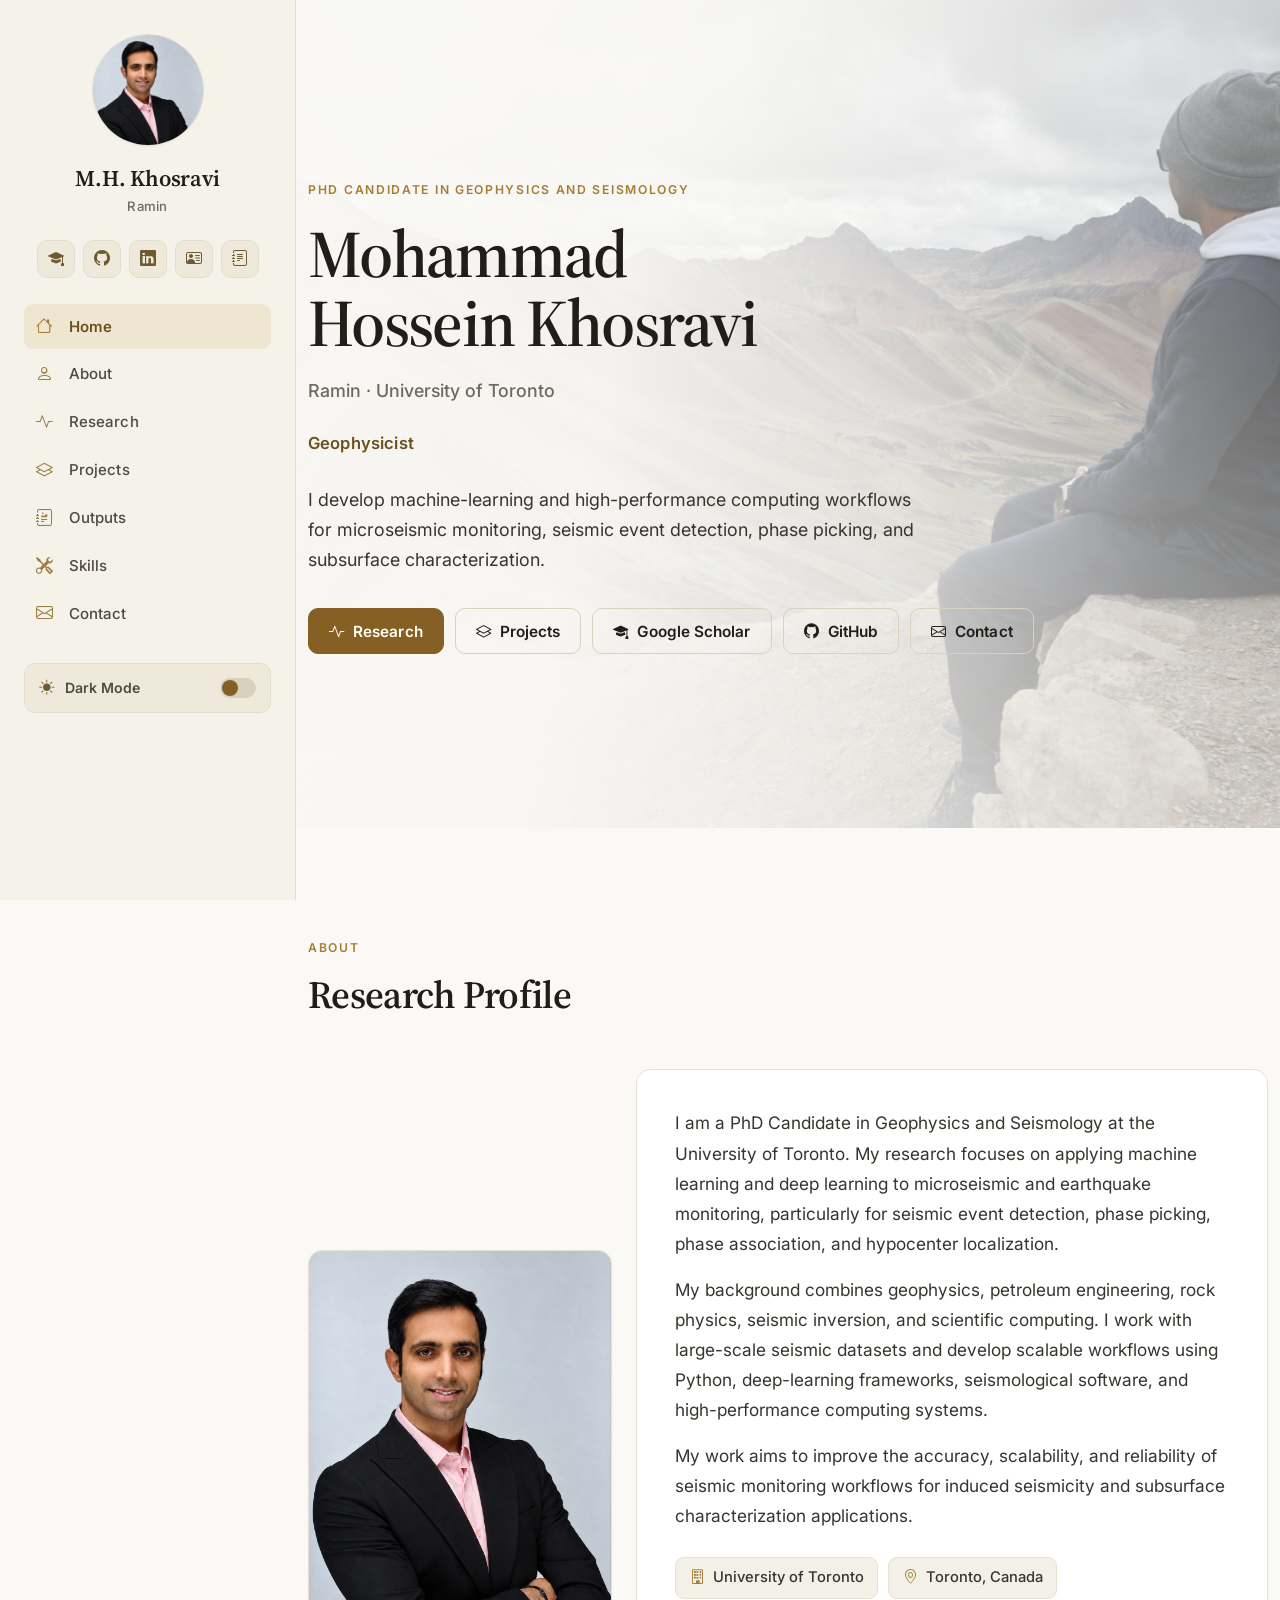
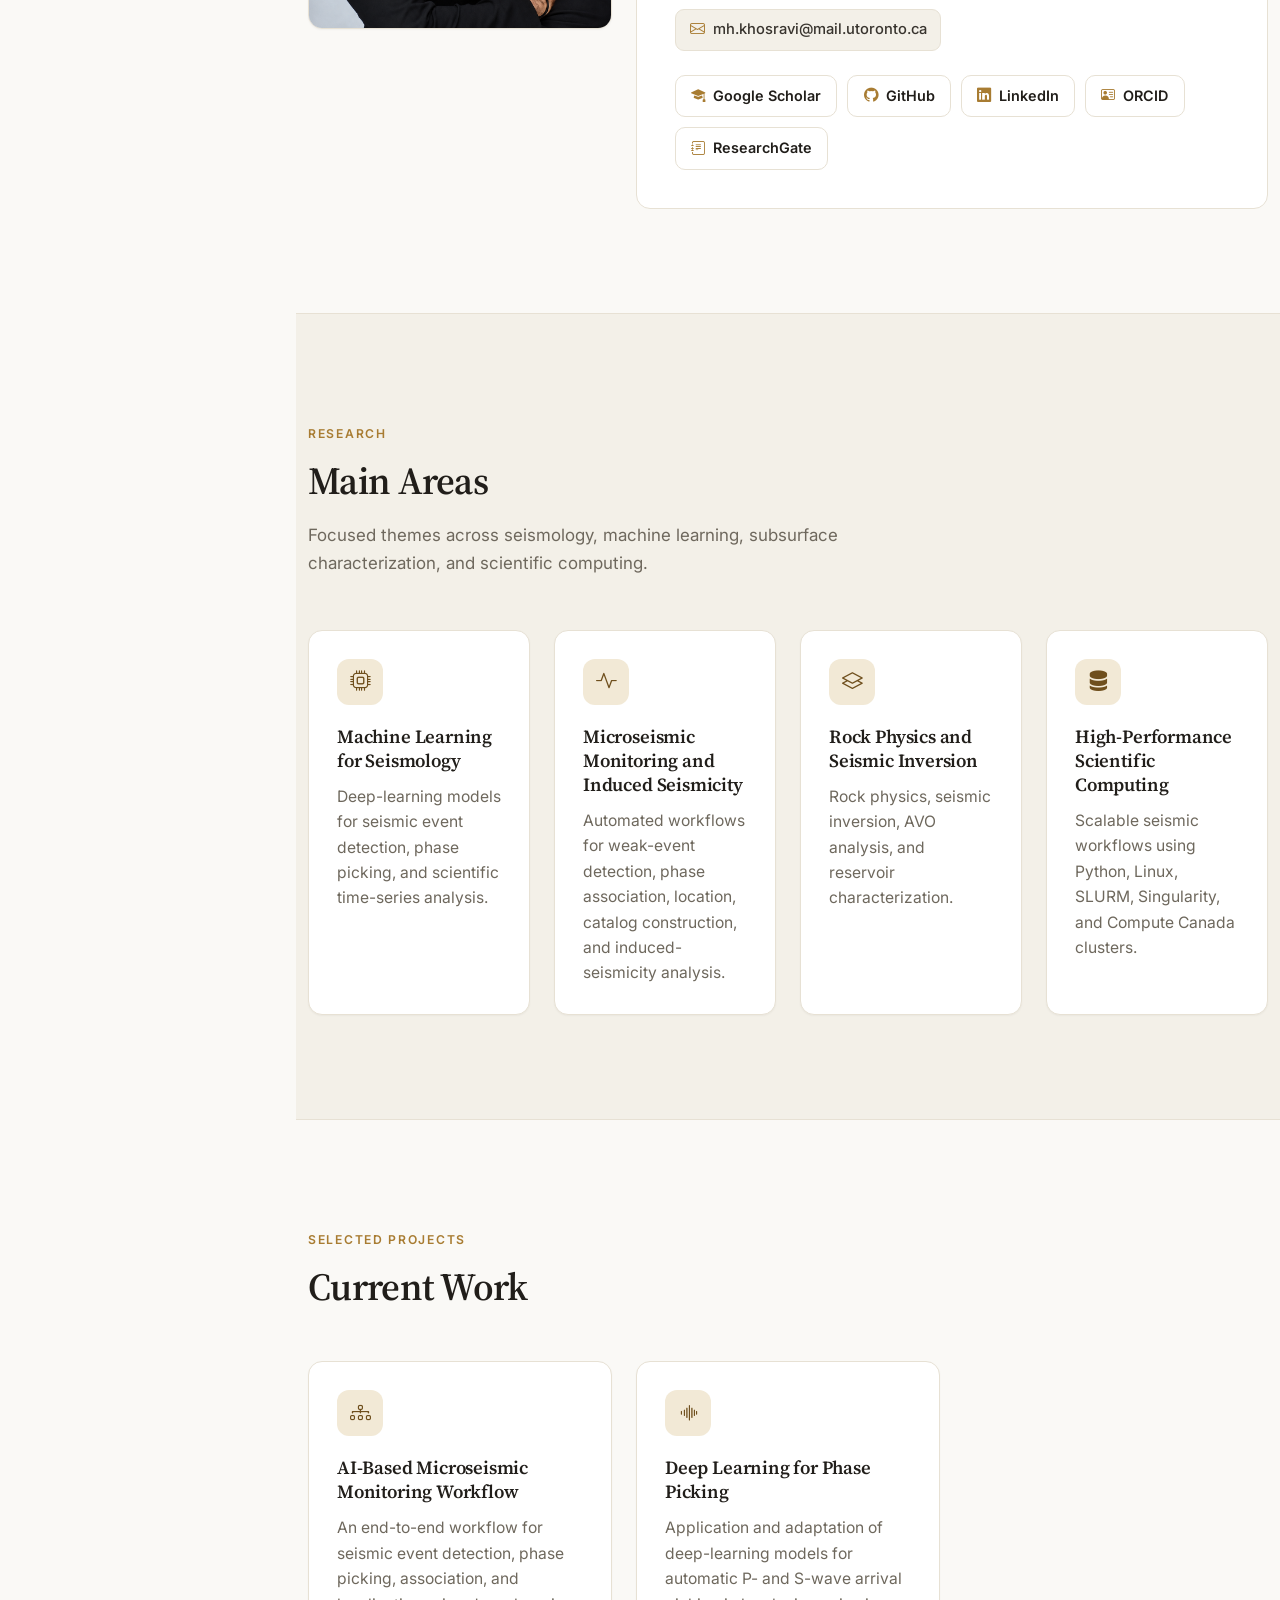
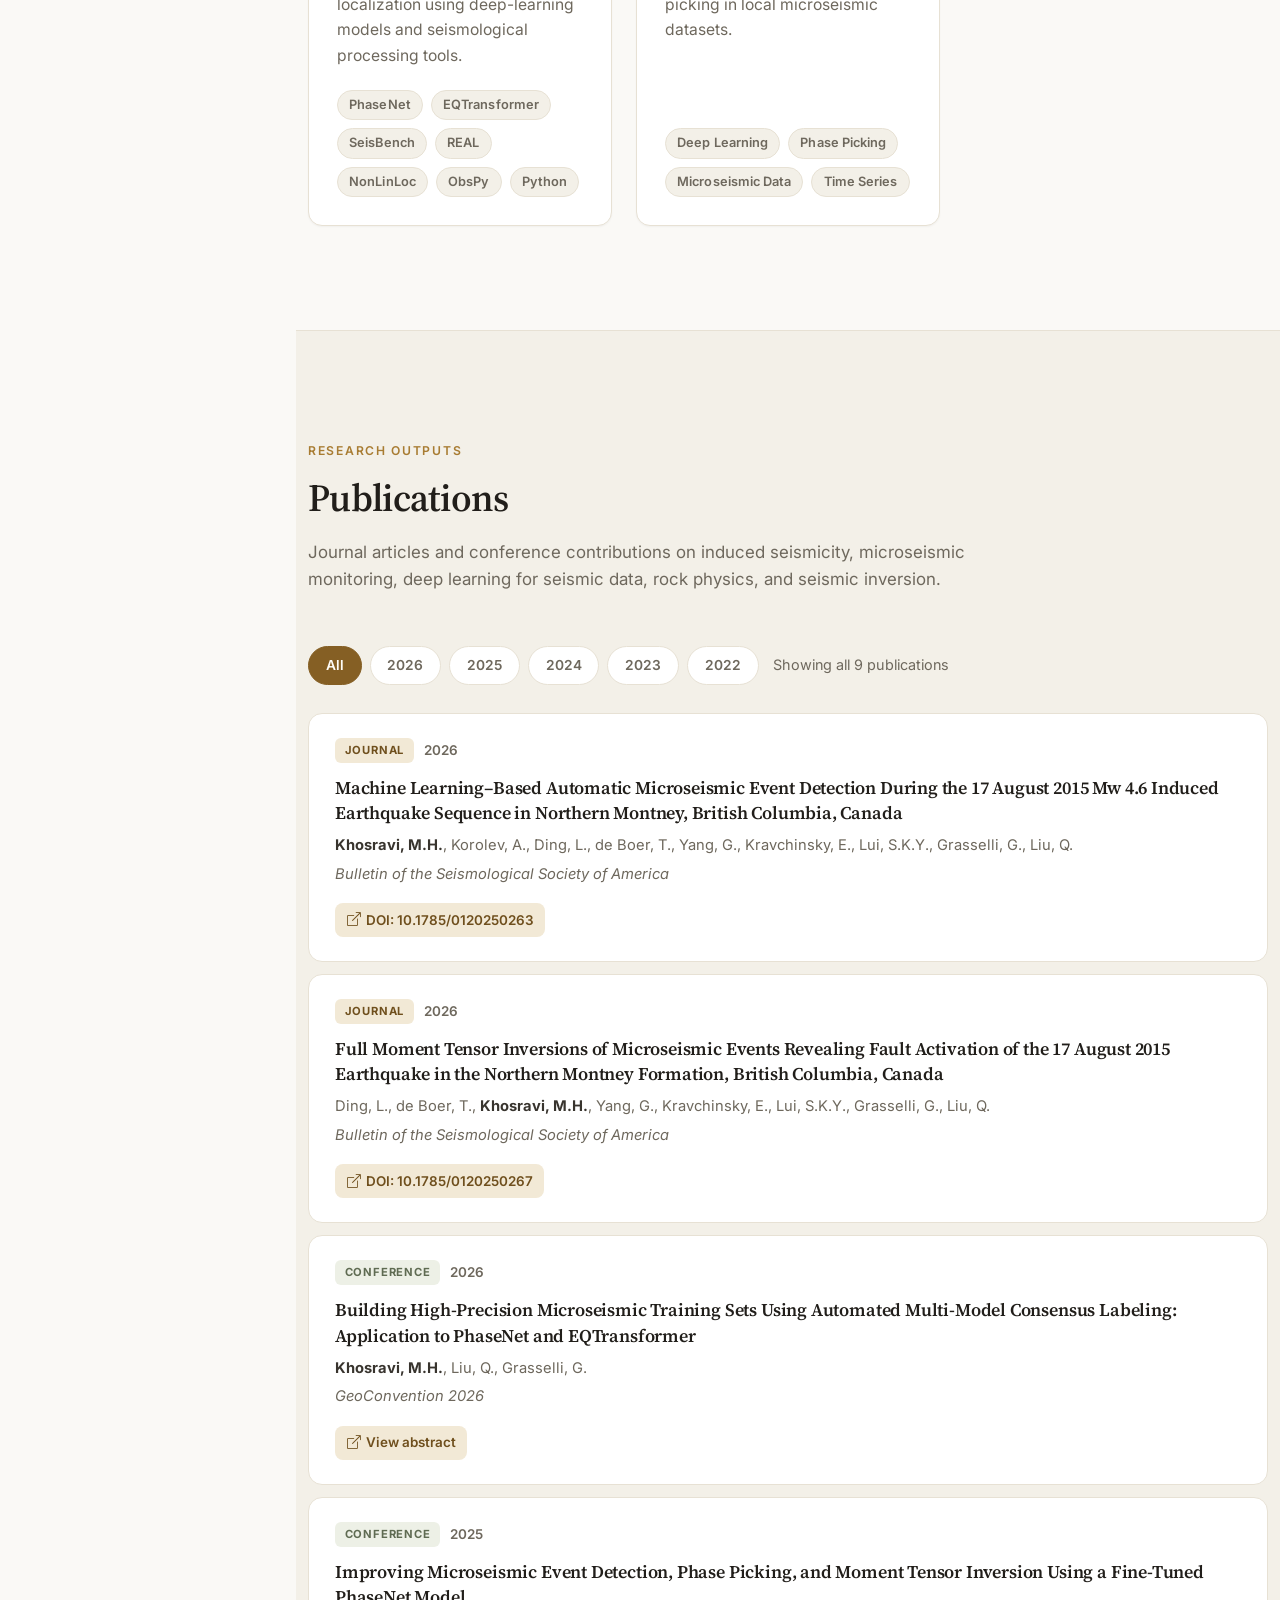
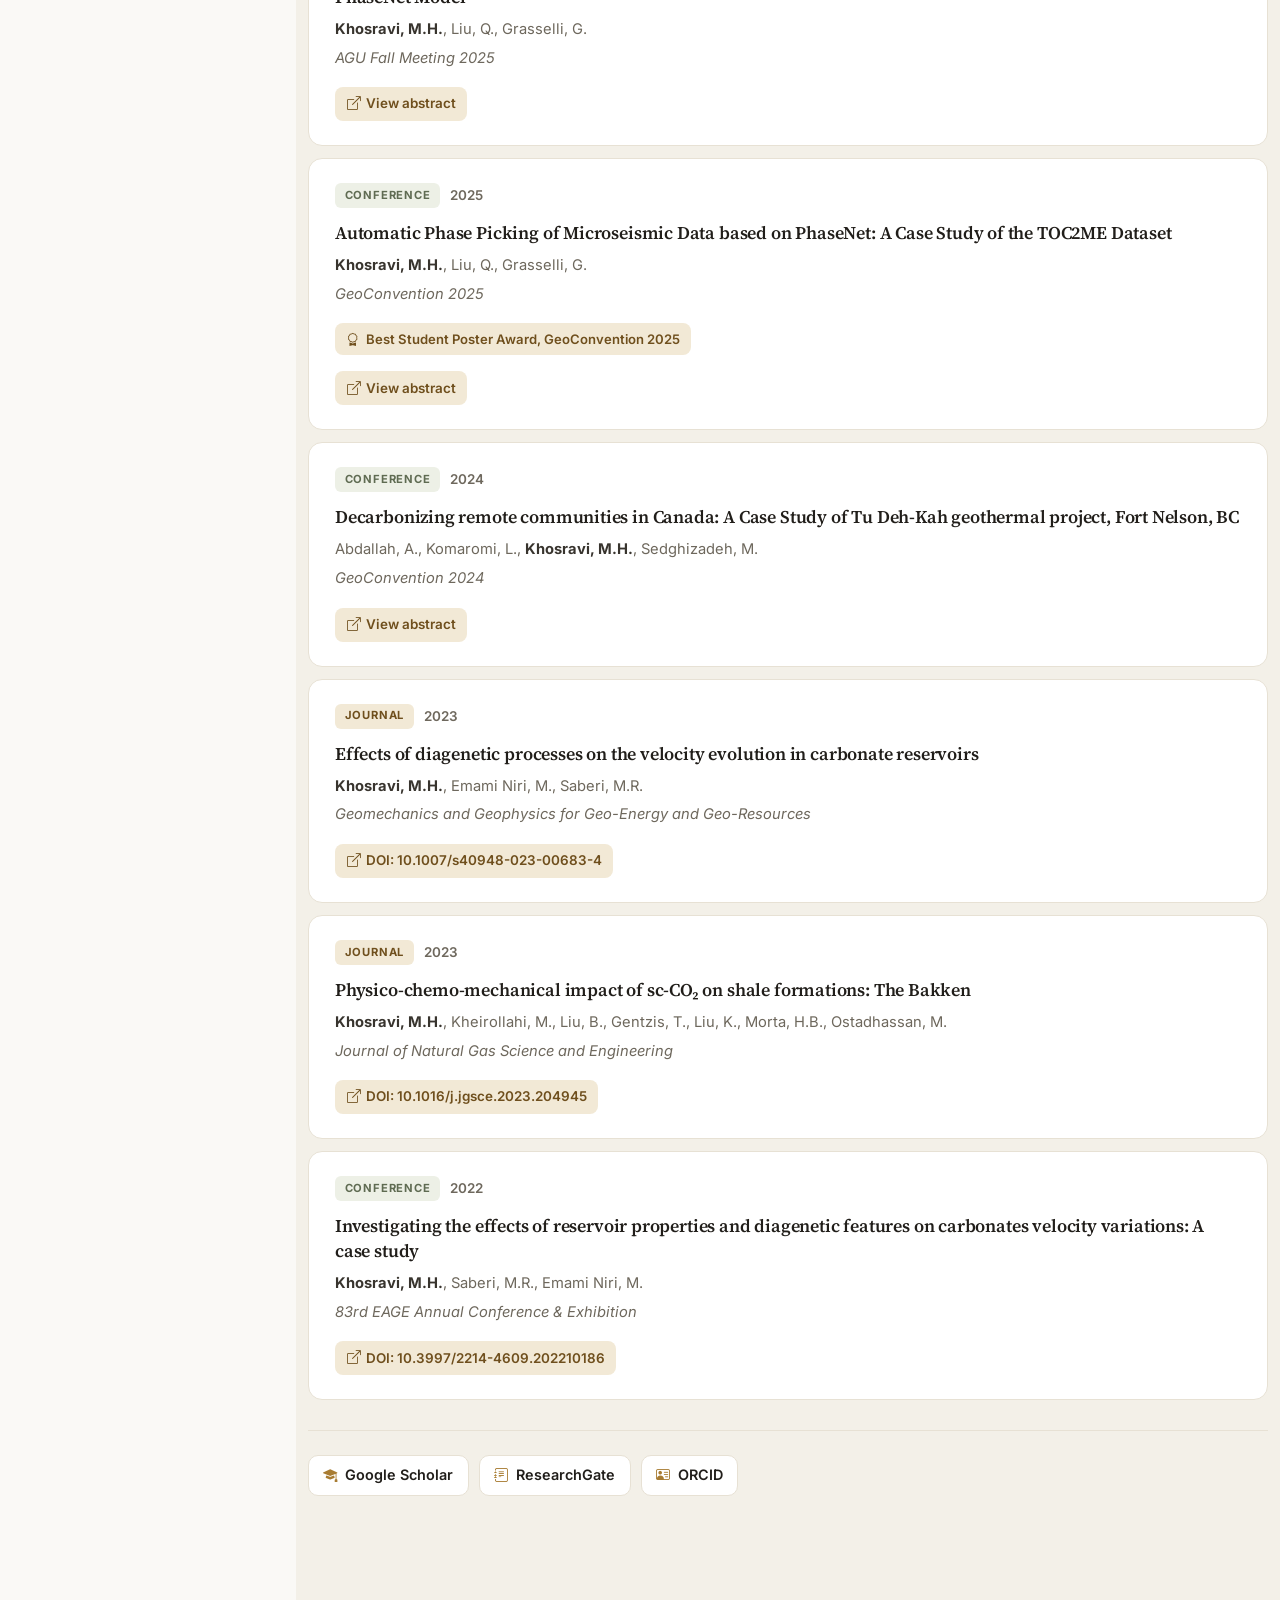
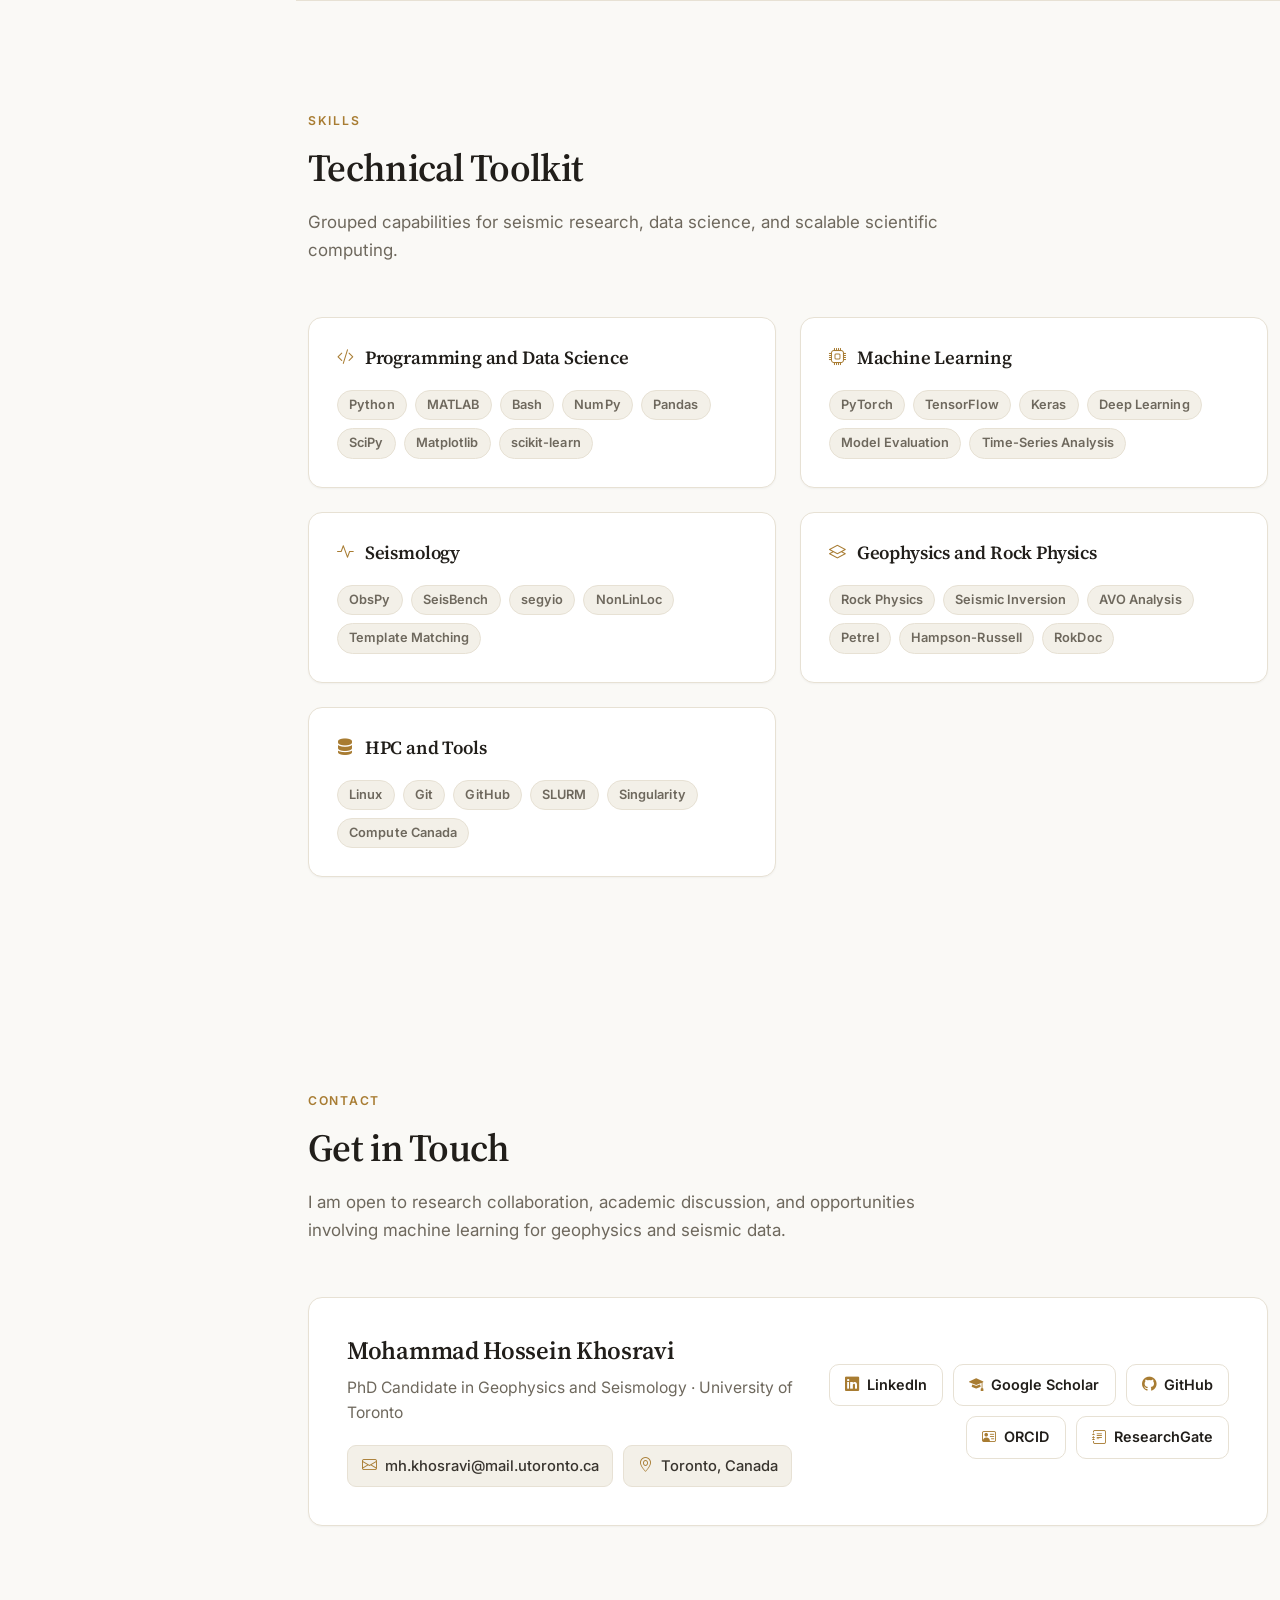
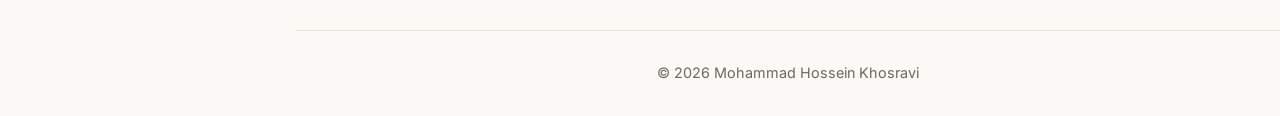
<file: index.html>
<!DOCTYPE html>
<html lang="en" class="no-js">

<head>
  <meta charset="utf-8">
  <meta content="width=device-width, initial-scale=1.0" name="viewport">
  <title>Mohammad Hossein Khosravi | Geophysics, Seismology, Machine Learning</title>
  <meta name="description"
    content="Mohammad Hossein Khosravi is a PhD Candidate in Geophysics and Seismology at the University of Toronto, working on machine learning, microseismic monitoring, seismic event detection, and phase picking.">
  <meta name="keywords"
    content="Mohammad Hossein Khosravi, Ramin Khosravi, geophysics, seismology, machine learning, microseismic monitoring, induced seismicity, phase picking, rock physics, seismic inversion, University of Toronto">
  <link rel="canonical" href="https://mhkhosravi.github.io/">
  <meta property="og:type" content="website">
  <meta property="og:title" content="Mohammad Hossein Khosravi | Geophysics, Seismology, Machine Learning">
  <meta property="og:description"
    content="Mohammad Hossein Khosravi is a PhD Candidate in Geophysics and Seismology at the University of Toronto, working on machine learning, microseismic monitoring, seismic event detection, and phase picking.">
  <meta property="og:url" content="https://mhkhosravi.github.io/">
  <meta property="og:image" content="https://mhkhosravi.github.io/assets/img/profile.png">
  <meta property="og:image:alt" content="Portrait of Mohammad Hossein Khosravi">

  <link href="https://fonts.googleapis.com" rel="preconnect">
  <link href="https://fonts.gstatic.com" rel="preconnect" crossorigin>
  <link
    href="https://fonts.googleapis.com/css2?family=Inter:wght@400;500;600;700;800&family=Source+Serif+4:wght@500;600;700&display=swap"
    rel="stylesheet">

  <link href="assets/vendor/bootstrap/css/bootstrap.min.css" rel="stylesheet">
  <link href="assets/vendor/bootstrap-icons/bootstrap-icons.css" rel="stylesheet">
  <link href="assets/vendor/aos/aos.css" rel="stylesheet">

  <link href="assets/css/main.css" rel="stylesheet">
  <script>
    (function () {
      var t = localStorage.getItem('theme');
      if (t === 'dark') document.documentElement.setAttribute('data-theme', 'dark');
    })();
  </script>
</head>

<body class="index-page">

  <button class="mobile-menu-toggle" type="button" aria-label="Toggle navigation" aria-controls="header"
    aria-expanded="false">
    <i class="bi bi-list" aria-hidden="true"></i>
  </button>

  <header id="header" class="header d-flex flex-column">

    <div class="profile-img">
      <img src="assets/img/profile.png" alt="Portrait of Mohammad Hossein Khosravi" class="img-fluid rounded-circle">
    </div>

    <a href="#hero" class="logo d-flex flex-column align-items-center justify-content-center text-center">
      <h1 class="sitename">M.H. Khosravi</h1>
      <span>Ramin</span>
    </a>

    <div class="social-links text-center" aria-label="Academic and professional profiles">
      <a href="https://scholar.google.com/citations?user=fKatykwAAAAJ&hl=en" target="_blank" rel="noopener"
        aria-label="Google Scholar profile"><i class="bi bi-mortarboard-fill"></i></a>
      <a href="https://github.com/MHkhosravi" target="_blank" rel="noopener" aria-label="GitHub profile"><i
          class="bi bi-github"></i></a>
      <a href="https://ca.linkedin.com/in/mohammadhoseinkhosravi" target="_blank" rel="noopener"
        aria-label="LinkedIn profile"><i class="bi bi-linkedin"></i></a>
      <a href="https://orcid.org/0000-0002-3595-6470" target="_blank" rel="noopener" aria-label="ORCID profile"><i
          class="bi bi-person-vcard"></i></a>
      <a href="https://www.researchgate.net/profile/Mohammad-Hossein-Khosravi-4" target="_blank" rel="noopener"
        aria-label="ResearchGate profile"><i class="bi bi-journal-text"></i></a>
    </div>

    <nav id="navmenu" class="navmenu" aria-label="Main navigation">
      <ul>
        <li><a href="#hero" class="active"><i class="bi bi-house navicon"></i>Home</a></li>
        <li><a href="#about"><i class="bi bi-person navicon"></i>About</a></li>
        <li><a href="#research"><i class="bi bi-activity navicon"></i>Research</a></li>
        <li><a href="#projects"><i class="bi bi-layers navicon"></i>Projects</a></li>
        <li><a href="#outputs"><i class="bi bi-journal-richtext navicon"></i>Outputs</a></li>
        <li><a href="#skills"><i class="bi bi-tools navicon"></i>Skills</a></li>
        <li><a href="#contact"><i class="bi bi-envelope navicon"></i>Contact</a></li>
      </ul>
    </nav>

    <button class="theme-toggle" id="theme-toggle" type="button" aria-label="Toggle dark mode" aria-pressed="false">
      <i class="bi bi-sun-fill ti-icon" id="theme-icon" aria-hidden="true"></i>
      <span class="ti-label" id="theme-label">Dark Mode</span>
      <span class="ti-track" aria-hidden="true"><span class="ti-thumb"></span></span>
    </button>
  </header>

  <main class="main">

    <section id="hero" class="hero section">
      <img src="assets/img/background.png" alt="Layered mountain landscape representing geoscience field research"
        class="hero-bg">
      <div class="hero-overlay"></div>

      <div class="container">
        <p class="eyebrow">PhD Candidate in Geophysics and Seismology</p>
        <h2>Mohammad Hossein Khosravi</h2>
        <p class="preferred-name">Ramin · University of Toronto</p>
        <p class="typed-line">
          <span class="typed"
            data-typed-items="Geophysicist,Seismology Researcher,Machine Learning for Seismic Data,Microseismic Monitoring,Rock Physics and Seismic Inversion">Geophysicist</span>
        </p>
        <p class="hero-subtitle">
          I develop machine-learning and high-performance computing workflows for microseismic monitoring, seismic event
          detection, phase picking, and subsurface characterization.
        </p>
        <div class="hero-actions" aria-label="Primary links">
          <a class="btn btn-primary" href="#research"><i class="bi bi-activity"></i> Research</a>
          <a class="btn btn-outline-light" href="#projects"><i class="bi bi-layers"></i> Projects</a>
          <a class="btn btn-outline-light" href="https://scholar.google.com/citations?user=fKatykwAAAAJ&hl=en"
            target="_blank" rel="noopener"><i class="bi bi-mortarboard-fill"></i> Google Scholar</a>
          <a class="btn btn-outline-light" href="https://github.com/MHkhosravi" target="_blank" rel="noopener"><i
              class="bi bi-github"></i> GitHub</a>
          <a class="btn btn-outline-light" href="#contact"><i class="bi bi-envelope"></i> Contact</a>
        </div>
      </div>
    </section>

    <section id="about" class="about section">
      <div class="container">
        <div class="section-title" data-aos="fade-up">
          <span>About</span>
          <h2>Research Profile</h2>
        </div>

        <div class="row align-items-center gy-5">
          <div class="col-lg-4" data-aos="fade-up" data-aos-delay="100">
            <figure class="portrait-frame">
              <img src="assets/img/profile.png" class="img-fluid"
                alt="Professional portrait of Mohammad Hossein Khosravi">
            </figure>
          </div>

          <div class="col-lg-8" data-aos="fade-up" data-aos-delay="160">
            <div class="intro-panel">
              <p>
                I am a PhD Candidate in Geophysics and Seismology at the University of Toronto. My research focuses on
                applying machine learning and deep learning to microseismic and earthquake monitoring, particularly for
                seismic event detection, phase picking, phase association, and hypocenter localization.
              </p>
              <p>
                My background combines geophysics, petroleum engineering, rock physics, seismic inversion,
                and scientific computing. I work with large-scale seismic datasets and develop scalable workflows using
                Python, deep-learning frameworks, seismological software, and high-performance computing systems.
              </p>
              <p>
                My work aims to improve the accuracy, scalability, and reliability of seismic monitoring workflows for
                induced seismicity and subsurface characterization applications.
              </p>
              <div class="contact-facts">
                <span><i class="bi bi-building"></i> University of Toronto</span>
                <span><i class="bi bi-geo-alt"></i> Toronto, Canada</span>
                <a href="mailto:mh.khosravi@mail.utoronto.ca"><i class="bi bi-envelope"></i>
                  mh.khosravi@mail.utoronto.ca</a>
              </div>
              <div class="link-row">
                <a href="https://scholar.google.com/citations?user=fKatykwAAAAJ&hl=en" target="_blank" rel="noopener">
                  <i class="bi bi-mortarboard-fill"></i> Google Scholar
                </a>
                <a href="https://github.com/MHkhosravi" target="_blank" rel="noopener"><i class="bi bi-github"></i>
                  GitHub</a>
                <a href="https://ca.linkedin.com/in/mohammadhoseinkhosravi" target="_blank" rel="noopener"><i
                    class="bi bi-linkedin"></i> LinkedIn</a>
                <a href="https://orcid.org/0000-0002-3595-6470" target="_blank" rel="noopener"><i
                    class="bi bi-person-vcard"></i> ORCID</a>
                <a href="https://www.researchgate.net/profile/Mohammad-Hossein-Khosravi-4" target="_blank"
                  rel="noopener"><i class="bi bi-journal-text"></i> ResearchGate</a>
              </div>
            </div>
          </div>
        </div>
      </div>
    </section>

    <section id="research" class="research section light-section">
      <div class="container">
        <div class="section-title" data-aos="fade-up">
          <span>Research</span>
          <h2>Main Areas</h2>
          <p>Focused themes across seismology, machine learning, subsurface characterization, and scientific computing.</p>
        </div>

        <div class="row gy-4">
          <div class="col-lg-3 col-md-6" data-aos="fade-up" data-aos-delay="80">
            <article class="feature-card">
              <i class="bi bi-cpu"></i>
              <h3>Machine Learning for Seismology</h3>
              <p>Deep-learning models for seismic event detection, phase picking, and scientific time-series analysis.</p>
            </article>
          </div>

          <div class="col-lg-3 col-md-6" data-aos="fade-up" data-aos-delay="140">
            <article class="feature-card">
              <i class="bi bi-activity"></i>
              <h3>Microseismic Monitoring and Induced Seismicity</h3>
              <p>Automated workflows for weak-event detection, phase association, location, catalog construction, and
                induced-seismicity analysis.</p>
            </article>
          </div>

          <div class="col-lg-3 col-md-6" data-aos="fade-up" data-aos-delay="200">
            <article class="feature-card">
              <i class="bi bi-layers"></i>
              <h3>Rock Physics and Seismic Inversion</h3>
              <p>Rock physics, seismic inversion, AVO analysis, and reservoir characterization.</p>
            </article>
          </div>

          <div class="col-lg-3 col-md-6" data-aos="fade-up" data-aos-delay="260">
            <article class="feature-card">
              <i class="bi bi-server"></i>
              <h3>High-Performance Scientific Computing</h3>
              <p>Scalable seismic workflows using Python, Linux, SLURM, Singularity, and Compute Canada clusters.</p>
            </article>
          </div>
        </div>
      </div>
    </section>

    <section id="projects" class="projects section">
      <div class="container">
        <div class="section-title" data-aos="fade-up">
          <span>Selected Projects</span>
          <h2>Current Work</h2>
        </div>

        <div class="row gy-4">
          <div class="col-lg-4" data-aos="fade-up" data-aos-delay="80">
            <article class="project-card">
              <div class="project-icon"><i class="bi bi-diagram-3"></i></div>
              <h3>AI-Based Microseismic Monitoring Workflow</h3>
              <p>An end-to-end workflow for seismic event detection, phase picking, association, and localization using
                deep-learning models and seismological processing tools.</p>
              <div class="tag-list">
                <span>PhaseNet</span><span>EQTransformer</span><span>SeisBench</span><span>REAL</span><span>NonLinLoc</span><span>ObsPy</span><span>Python</span>
              </div>
            </article>
          </div>

          <div class="col-lg-4" data-aos="fade-up" data-aos-delay="160">
            <article class="project-card">
              <div class="project-icon"><i class="bi bi-soundwave"></i></div>
              <h3>Deep Learning for Phase Picking</h3>
              <p>Application and adaptation of deep-learning models for automatic P- and S-wave arrival picking in local
                microseismic datasets.</p>
              <div class="tag-list">
                <span>Deep Learning</span><span>Phase Picking</span><span>Microseismic Data</span><span>Time Series</span>
              </div>
            </article>
          </div>

        </div>
      </div>
    </section>

    <section id="outputs" class="outputs section light-section">
      <div class="container">
        <div class="section-title" data-aos="fade-up">
          <span>Research Outputs</span>
          <h2>Publications</h2>
          <p>Journal articles and conference contributions on induced seismicity, microseismic monitoring, deep learning for seismic data, rock physics, and seismic inversion.</p>
        </div>

        <div class="pub-toolbar" data-aos="fade-up" data-aos-delay="60">
          <div class="pub-filters" role="group" aria-label="Filter publications by year">
            <button class="pub-filter active" data-year="all">All</button>
            <button class="pub-filter" data-year="2026">2026</button>
            <button class="pub-filter" data-year="2025">2025</button>
            <button class="pub-filter" data-year="2024">2024</button>
            <button class="pub-filter" data-year="2023">2023</button>
            <button class="pub-filter" data-year="2022">2022</button>
          </div>
          <span class="pub-count" id="pub-count"></span>
        </div>

        <div id="publication-list" class="pub-list" data-aos="fade-up" data-aos-delay="120"></div>

        <div class="pub-profiles" data-aos="fade-up" data-aos-delay="160">
          <a href="https://scholar.google.com/citations?user=fKatykwAAAAJ&hl=en" target="_blank" rel="noopener">
            <i class="bi bi-mortarboard-fill"></i> Google Scholar
          </a>
          <a href="https://www.researchgate.net/profile/Mohammad-Hossein-Khosravi-4" target="_blank" rel="noopener">
            <i class="bi bi-journal-text"></i> ResearchGate
          </a>
          <a href="https://orcid.org/0000-0002-3595-6470" target="_blank" rel="noopener">
            <i class="bi bi-person-vcard"></i> ORCID
          </a>
        </div>
      </div>
    </section>

    <section id="skills" class="skills section">
      <div class="container">
        <div class="section-title" data-aos="fade-up">
          <span>Skills</span>
          <h2>Technical Toolkit</h2>
          <p>Grouped capabilities for seismic research, data science, and scalable scientific computing.</p>
        </div>

        <div class="row gy-4">
          <div class="col-lg-6" data-aos="fade-up" data-aos-delay="80">
            <div class="skill-card">
              <h3><i class="bi bi-code-slash"></i> Programming and Data Science</h3>
              <div class="tag-list"><span>Python</span><span>MATLAB</span><span>Bash</span><span>NumPy</span><span>Pandas</span><span>SciPy</span><span>Matplotlib</span><span>scikit-learn</span></div>
            </div>
          </div>

          <div class="col-lg-6" data-aos="fade-up" data-aos-delay="120">
            <div class="skill-card">
              <h3><i class="bi bi-cpu"></i> Machine Learning</h3>
              <div class="tag-list"><span>PyTorch</span><span>TensorFlow</span><span>Keras</span><span>Deep Learning</span><span>Model Evaluation</span><span>Time-Series Analysis</span></div>
            </div>
          </div>

          <div class="col-lg-6" data-aos="fade-up" data-aos-delay="160">
            <div class="skill-card">
              <h3><i class="bi bi-activity"></i> Seismology</h3>
              <div class="tag-list"><span>ObsPy</span><span>SeisBench</span><span>segyio</span><span>NonLinLoc</span><span>Template Matching</span></div>
            </div>
          </div>

          <div class="col-lg-6" data-aos="fade-up" data-aos-delay="200">
            <div class="skill-card">
              <h3><i class="bi bi-layers"></i> Geophysics and Rock Physics</h3>
              <div class="tag-list"><span>Rock Physics</span><span>Seismic Inversion</span><span>AVO Analysis</span><span>Petrel</span><span>Hampson-Russell</span><span>RokDoc</span></div>
            </div>
          </div>

          <div class="col-lg-6" data-aos="fade-up" data-aos-delay="240">
            <div class="skill-card">
              <h3><i class="bi bi-server"></i> HPC and Tools</h3>
              <div class="tag-list"><span>Linux</span><span>Git</span><span>GitHub</span><span>SLURM</span><span>Singularity</span><span>Compute Canada</span></div>
            </div>
          </div>
        </div>
      </div>
    </section>


    <section id="contact" class="contact section">
      <div class="container">
        <div class="section-title" data-aos="fade-up">
          <span>Contact</span>
          <h2>Get in Touch</h2>
          <p>I am open to research collaboration, academic discussion, and opportunities involving machine learning for
            geophysics and seismic data.</p>
        </div>

        <div class="contact-panel" data-aos="fade-up" data-aos-delay="100">
          <div>
            <h3>Mohammad Hossein Khosravi</h3>
            <p>PhD Candidate in Geophysics and Seismology · University of Toronto</p>
            <div class="contact-facts">
              <a href="mailto:mh.khosravi@mail.utoronto.ca"><i class="bi bi-envelope"></i>
                mh.khosravi@mail.utoronto.ca</a>
              <span><i class="bi bi-geo-alt"></i> Toronto, Canada</span>
            </div>
          </div>

          <div class="link-row contact-links">
            <a href="https://ca.linkedin.com/in/mohammadhoseinkhosravi" target="_blank" rel="noopener"><i
                class="bi bi-linkedin"></i> LinkedIn</a>
            <a href="https://scholar.google.com/citations?user=fKatykwAAAAJ&hl=en" target="_blank" rel="noopener"><i
                class="bi bi-mortarboard-fill"></i> Google Scholar</a>
            <a href="https://github.com/MHkhosravi" target="_blank" rel="noopener"><i class="bi bi-github"></i>
              GitHub</a>
            <a href="https://orcid.org/0000-0002-3595-6470" target="_blank" rel="noopener"><i
                class="bi bi-person-vcard"></i> ORCID</a>
            <a href="https://www.researchgate.net/profile/Mohammad-Hossein-Khosravi-4" target="_blank"
              rel="noopener"><i class="bi bi-journal-text"></i> ResearchGate</a>
          </div>
        </div>
      </div>
    </section>

  </main>

  <footer id="footer" class="footer">
    <div class="container">
      <p>&copy; 2026 Mohammad Hossein Khosravi</p>
    </div>
  </footer>

  <a href="#" id="scroll-top" class="scroll-top d-flex align-items-center justify-content-center"
    aria-label="Back to top"><i class="bi bi-arrow-up-short"></i></a>

  <div id="preloader"></div>

  <script type="application/json" id="pub-data">[
    {"title":"Machine Learning–Based Automatic Microseismic Event Detection During the 17 August 2015 Mw 4.6 Induced Earthquake Sequence in Northern Montney, British Columbia, Canada","authors":["Khosravi, M.H.","Korolev, A.","Ding, L.","de Boer, T.","Yang, G.","Kravchinsky, E.","Lui, S.K.Y.","Grasselli, G.","Liu, Q."],"venue":"Bulletin of the Seismological Society of America","type":"journal","year":2026,"doi":"10.1785/0120250263","url":"https://doi.org/10.1785/0120250263"},
    {"title":"Full Moment Tensor Inversions of Microseismic Events Revealing Fault Activation of the 17 August 2015 Earthquake in the Northern Montney Formation, British Columbia, Canada","authors":["Ding, L.","de Boer, T.","Khosravi, M.H.","Yang, G.","Kravchinsky, E.","Lui, S.K.Y.","Grasselli, G.","Liu, Q."],"venue":"Bulletin of the Seismological Society of America","type":"journal","year":2026,"doi":"10.1785/0120250267","url":"https://doi.org/10.1785/0120250267"},
    {"title":"Building High-Precision Microseismic Training Sets Using Automated Multi-Model Consensus Labeling: Application to PhaseNet and EQTransformer","authors":["Khosravi, M.H.","Liu, Q.","Grasselli, G."],"venue":"GeoConvention 2026","type":"conference","year":2026,"doi":null,"url":"https://geoconvention.com/wp-content/uploads/abstracts/2026/127623-enhancing-microseismic-monitoring-fine-t.pdf","linkLabel":"View abstract"},
    {"title":"Improving Microseismic Event Detection, Phase Picking, and Moment Tensor Inversion Using a Fine-Tuned PhaseNet Model","authors":["Khosravi, M.H.","Liu, Q.","Grasselli, G."],"venue":"AGU Fall Meeting 2025","type":"conference","year":2025,"doi":null,"url":"https://agu.confex.com/agu/agu25/meetingapp.cgi/Paper/1894038","linkLabel":"View abstract"},
    {"title":"Automatic Phase Picking of Microseismic Data based on PhaseNet: A Case Study of the TOC2ME Dataset","authors":["Khosravi, M.H.","Liu, Q.","Grasselli, G."],"venue":"GeoConvention 2025","type":"conference","year":2025,"doi":null,"url":"https://geoconvention.com/wp-content/uploads/abstracts/2025/114658-automatic-phase-picking-of-microseismic.pdf","linkLabel":"View abstract","note":"Best Student Poster Award, GeoConvention 2025"},
    {"title":"Decarbonizing remote communities in Canada: A Case Study of Tu Deh-Kah geothermal project, Fort Nelson, BC","authors":["Abdallah, A.","Komaromi, L.","Khosravi, M.H.","Sedghizadeh, M."],"venue":"GeoConvention 2024","type":"conference","year":2024,"doi":null,"url":"https://geoconvention.com/wp-content/uploads/abstracts/2024/102710-decarbonizing-remote-communities-in-canada_-a-case.pdf","linkLabel":"View abstract"},
    {"title":"Effects of diagenetic processes on the velocity evolution in carbonate reservoirs","authors":["Khosravi, M.H.","Emami Niri, M.","Saberi, M.R."],"venue":"Geomechanics and Geophysics for Geo-Energy and Geo-Resources","type":"journal","year":2023,"doi":"10.1007/s40948-023-00683-4","url":"https://doi.org/10.1007/s40948-023-00683-4"},
    {"title":"Physico-chemo-mechanical impact of sc-CO₂ on shale formations: The Bakken","authors":["Khosravi, M.H.","Kheirollahi, M.","Liu, B.","Gentzis, T.","Liu, K.","Morta, H.B.","Ostadhassan, M."],"venue":"Journal of Natural Gas Science and Engineering","type":"journal","year":2023,"doi":"10.1016/j.jgsce.2023.204945","url":"https://doi.org/10.1016/j.jgsce.2023.204945"},
    {"title":"Investigating the effects of reservoir properties and diagenetic features on carbonates velocity variations: A case study","authors":["Khosravi, M.H.","Saberi, M.R.","Emami Niri, M."],"venue":"83rd EAGE Annual Conference &amp; Exhibition","type":"conference","year":2022,"doi":"10.3997/2214-4609.202210186","url":"https://doi.org/10.3997/2214-4609.202210186"}
  ]</script>
  <script src="assets/vendor/bootstrap/js/bootstrap.bundle.min.js"></script>
  <script src="assets/vendor/aos/aos.js"></script>
  <script src="assets/vendor/typed.js/typed.umd.js"></script>
  <script src="assets/js/main.js"></script>

</body>

</html>
</file>
<file: assets/css/main.css>
/* =============================================================
   M.H. Khosravi — Academic portfolio
   Redesign: calm, minimal, document-like (Claude.ai aesthetic)
   Warm cream + muted ochre/gold accent · light & warm-dark modes
   ============================================================= */

:root {
  --default-font: "Inter", system-ui, -apple-system, "Segoe UI", sans-serif;
  --heading-font: "Source Serif 4", Georgia, "Times New Roman", serif;
  --nav-font: "Inter", system-ui, -apple-system, "Segoe UI", sans-serif;

  /* ---- Light palette: warm cream ---- */
  --background-color: #faf9f6;   /* page */
  --surface-color: #ffffff;      /* raised cards */
  --soft-surface: #f3f0e8;       /* sunken / alt sections */
  --default-color: #38342e;      /* body text */
  --muted-color: #6e685d;        /* secondary text */
  --heading-color: #211e1a;      /* headings / ink */

  --accent-color: #a87c32;       /* muted gold — links, icons, highlights */
  --accent-strong: #855f24;      /* deeper gold — button bg / hover */
  --accent-deep: #6f4f1d;        /* darkest gold — pressed */
  --accent-soft: #f2e9d6;        /* gold tint — badges / icon chips */
  --accent-contrast: #fffdf8;    /* text on gold */

  --border-color: #e7e1d4;       /* hairline */
  --border-strong: #d8d1c0;      /* hover hairline */

  --shadow-sm: 0 1px 2px rgba(33, 30, 26, 0.04);
  --shadow-md: 0 14px 40px rgba(33, 30, 26, 0.10);

  /* ---- Sidebar (light) ---- */
  --sidebar-bg: #f5f2ea;
  --sidebar-heading-color: #211e1a;
  --sidebar-text-color: #38342e;
  --sidebar-muted-color: #6e685d;
  --sidebar-border: #e3ddd0;
  --sidebar-img-border: #e3ddd0;
  --sidebar-icon-bg: #efe9dc;
  --sidebar-icon-color: #6f5b30;
  --sidebar-nav-color: #4f4a40;
  --sidebar-nav-active-bg: #efe6d2;
  --sidebar-nav-active-color: #6f4f1d;
  --sidebar-nav-icon-color: #9a7f44;

  /* ---- Hero wash (light): cream gradient over photo ---- */
  --hero-wash:
    linear-gradient(102deg,
      rgba(250, 249, 246, 0.985) 0%,
      rgba(250, 249, 246, 0.95) 34%,
      rgba(250, 249, 246, 0.72) 60%,
      rgba(250, 249, 246, 0.38) 84%,
      rgba(250, 249, 246, 0.22) 100%),
    linear-gradient(180deg, rgba(250, 249, 246, 0.30) 0%, rgba(250, 249, 246, 0.0) 28%, rgba(250, 249, 246, 0.55) 100%);

  scroll-behavior: smooth;
}

[data-theme="dark"] {
  /* ---- Dark palette: warm espresso, not navy ---- */
  --background-color: #1b1916;
  --surface-color: #242019;
  --soft-surface: #1f1c17;
  --default-color: #ddd6c8;
  --muted-color: #a39b8b;
  --heading-color: #f2ede2;

  --accent-color: #d8b870;       /* lighter gold reads on dark */
  --accent-strong: #d8b870;
  --accent-deep: #e6ca86;
  --accent-soft: rgba(216, 184, 112, 0.14);
  --accent-contrast: #221e17;

  --border-color: rgba(240, 235, 224, 0.10);
  --border-strong: rgba(240, 235, 224, 0.18);

  --shadow-sm: 0 1px 2px rgba(0, 0, 0, 0.30);
  --shadow-md: 0 18px 46px rgba(0, 0, 0, 0.55);

  --sidebar-bg: #1f1c17;
  --sidebar-heading-color: #f5f0e6;
  --sidebar-text-color: #ddd6c8;
  --sidebar-muted-color: #a39b8b;
  --sidebar-border: rgba(240, 235, 224, 0.09);
  --sidebar-img-border: rgba(240, 235, 224, 0.16);
  --sidebar-icon-bg: rgba(240, 235, 224, 0.06);
  --sidebar-icon-color: #d8b870;
  --sidebar-nav-color: #b6ae9e;
  --sidebar-nav-active-bg: rgba(216, 184, 112, 0.14);
  --sidebar-nav-active-color: #ecd9a6;
  --sidebar-nav-icon-color: #c2a560;

  --hero-wash:
    linear-gradient(102deg,
      rgba(27, 25, 22, 0.985) 0%,
      rgba(27, 25, 22, 0.95) 34%,
      rgba(27, 25, 22, 0.74) 60%,
      rgba(27, 25, 22, 0.45) 84%,
      rgba(27, 25, 22, 0.28) 100%),
    linear-gradient(180deg, rgba(27, 25, 22, 0.30) 0%, rgba(27, 25, 22, 0.0) 30%, rgba(27, 25, 22, 0.65) 100%);
}

* { box-sizing: border-box; }

body {
  margin: 0;
  color: var(--default-color);
  background: var(--background-color);
  font-family: var(--default-font);
  font-size: 1.0625rem;          /* 17px base for comfortable reading */
  line-height: 1.72;
  -webkit-font-smoothing: antialiased;
  text-rendering: optimizeLegibility;
  transition: background-color 0.4s ease, color 0.4s ease;
}

a {
  color: var(--accent-color);
  text-decoration: none;
  text-underline-offset: 3px;
  transition: color 0.2s ease, background-color 0.2s ease, border-color 0.2s ease, transform 0.2s ease;
}

a:hover { color: var(--accent-deep); }

a:focus-visible,
button:focus-visible,
.mobile-menu-toggle:focus-visible {
  outline: 2px solid var(--accent-color);
  outline-offset: 3px;
  border-radius: 6px;
}

h1, h2, h3, h4, h5, h6 {
  color: var(--heading-color);
  font-family: var(--heading-font);
  line-height: 1.16;
  letter-spacing: -0.012em;
  font-weight: 600;
}

p { margin-top: 0; }

::selection {
  background: var(--accent-soft);
  color: var(--heading-color);
}

.main {
  background: var(--background-color);
  transition: background-color 0.4s ease;
}

.no-js [data-aos] { opacity: 1 !important; transform: none !important; }

.container { max-width: 1080px; }

/* =============================================================
   Sidebar / header
   ============================================================= */
.header {
  position: fixed;
  inset: 0 auto 0 0;
  width: 296px;
  z-index: 997;
  padding: 34px 24px 26px;
  overflow-y: auto;
  color: var(--sidebar-text-color);
  background: var(--sidebar-bg);
  border-right: 1px solid var(--sidebar-border);
  transition: left 0.32s ease, background-color 0.4s ease, color 0.4s ease, border-color 0.4s ease;
}

.header .profile-img img {
  display: block;
  width: 112px;
  height: 112px;
  margin: 0 auto 20px;
  object-fit: cover;
  object-position: 50% 18%;
  border: 1px solid var(--sidebar-img-border);
  box-shadow: var(--shadow-sm);
  transition: border-color 0.4s ease;
}

.header .logo { margin-bottom: 22px; }

.header .logo h1 {
  margin: 0;
  color: var(--sidebar-heading-color);
  font-family: var(--heading-font);
  font-size: 1.4rem;
  font-weight: 600;
  letter-spacing: -0.01em;
  transition: color 0.4s ease;
}

.header .logo span {
  margin-top: 3px;
  color: var(--sidebar-muted-color);
  font-size: 0.82rem;
  font-weight: 500;
  letter-spacing: 0.02em;
  transition: color 0.4s ease;
}

.header .social-links {
  display: flex;
  flex-wrap: wrap;
  justify-content: center;
  gap: 8px;
  margin-bottom: 26px;
}

.header .social-links a {
  display: inline-flex;
  align-items: center;
  justify-content: center;
  width: 38px;
  height: 38px;
  color: var(--sidebar-icon-color);
  background: var(--sidebar-icon-bg);
  border: 1px solid var(--sidebar-border);
  border-radius: 10px;
  font-size: 1rem;
  transition: color 0.2s ease, background-color 0.2s ease, border-color 0.2s ease, transform 0.2s ease;
}

.header .social-links a:hover {
  color: var(--accent-contrast);
  background: var(--accent-strong);
  border-color: var(--accent-strong);
  transform: translateY(-1px);
}

[data-theme="dark"] .header .social-links a:hover {
  color: #221e17;
  background: var(--accent-color);
  border-color: var(--accent-color);
}

.navmenu ul {
  list-style: none;
  margin: 0;
  padding: 0 0 16px;
  display: flex;
  flex-direction: column;
  gap: 2px;
}

.navmenu a,
.navmenu a:focus {
  display: flex;
  align-items: center;
  gap: 13px;
  width: 100%;
  padding: 10px 12px;
  color: var(--sidebar-nav-color);
  border-radius: 9px;
  font-family: var(--nav-font);
  font-size: 0.94rem;
  font-weight: 500;
  letter-spacing: 0.005em;
  transition: color 0.2s ease, background-color 0.2s ease;
}

.navmenu a .navicon {
  width: 20px;
  color: var(--sidebar-nav-icon-color);
  font-size: 1.05rem;
  line-height: 1;
  transition: color 0.2s ease;
}

.navmenu a:hover {
  color: var(--sidebar-nav-active-color);
  background: var(--sidebar-nav-active-bg);
}

.navmenu .active,
.navmenu .active:focus {
  color: var(--sidebar-nav-active-color);
  background: var(--sidebar-nav-active-bg);
  font-weight: 600;
}

.navmenu a:hover .navicon,
.navmenu .active .navicon,
.navmenu .active:focus .navicon { color: var(--accent-color); }

.mobile-menu-toggle {
  padding: 0;
  border: 1px solid var(--border-color);
  position: fixed;
  top: 16px;
  left: 16px;
  z-index: 9999;
  display: flex;
  align-items: center;
  justify-content: center;
  width: 44px;
  height: 44px;
  color: var(--accent-contrast);
  background: var(--accent-strong);
  border-radius: 12px;
  box-shadow: var(--shadow-md);
  cursor: pointer;
}

[data-theme="dark"] .mobile-menu-toggle { color: #221e17; background: var(--accent-color); }

.mobile-menu-toggle i { font-size: 1.3rem; line-height: 1; }

/* ---- Theme toggle ---- */
.theme-toggle {
  display: flex;
  align-items: center;
  gap: 11px;
  width: 100%;
  padding: 11px 14px;
  margin-top: 10px;
  color: var(--sidebar-nav-color);
  background: var(--sidebar-icon-bg);
  border: 1px solid var(--sidebar-border);
  border-radius: 11px;
  font-family: var(--nav-font);
  font-size: 0.88rem;
  font-weight: 600;
  cursor: pointer;
  text-align: left;
  transition: color 0.2s ease, background-color 0.2s ease, border-color 0.2s ease;
}

.theme-toggle:hover {
  color: var(--sidebar-nav-active-color);
  background: var(--sidebar-nav-active-bg);
  border-color: var(--border-strong);
}

.theme-toggle .ti-icon {
  font-size: 0.95rem;
  color: var(--sidebar-icon-color);
  flex-shrink: 0;
  transition: color 0.4s ease;
}

.theme-toggle .ti-label { flex: 1; }

.theme-toggle .ti-track {
  margin-left: auto;
  flex-shrink: 0;
  display: inline-flex;
  align-items: center;
  width: 36px;
  height: 20px;
  background: var(--border-strong);
  border-radius: 11px;
  position: relative;
  transition: background-color 0.25s ease;
}

.theme-toggle .ti-thumb {
  position: absolute;
  left: 2px;
  width: 16px;
  height: 16px;
  background: var(--accent-strong);
  border-radius: 50%;
  transition: left 0.25s ease, background-color 0.25s ease;
}

[data-theme="dark"] .theme-toggle .ti-thumb { left: 18px; background: var(--accent-color); }
[data-theme="dark"] .theme-toggle .ti-track { background: rgba(216, 184, 112, 0.28); }

@media (min-width: 1200px) {
  .header ~ main,
  .header ~ #footer { margin-left: 296px; }
  .mobile-menu-toggle { display: none !important; }
}

@media (max-width: 1199px) {
  .header { left: -300px; box-shadow: none; }
  .header.header-show { left: 0; box-shadow: var(--shadow-md); }
}

/* =============================================================
   Shared layout
   ============================================================= */
.section {
  padding: 104px 0;
  scroll-margin-top: 24px;
}

.light-section {
  background: var(--soft-surface);
  border-top: 1px solid var(--border-color);
  border-bottom: 1px solid var(--border-color);
  transition: background-color 0.4s ease, border-color 0.4s ease;
}

.section-title {
  max-width: 720px;
  margin-bottom: 52px;
}

.section-title span,
.eyebrow {
  display: inline-flex;
  align-items: center;
  margin-bottom: 14px;
  color: var(--accent-color);
  font-family: var(--nav-font);
  font-size: 0.76rem;
  font-weight: 600;
  letter-spacing: 0.14em;
  text-transform: uppercase;
}

.section-title h2 {
  position: relative;
  margin: 0 0 18px;
  font-size: clamp(1.95rem, 3vw, 2.55rem);
  font-weight: 600;
  letter-spacing: -0.018em;
}

.section-title p {
  margin: 0;
  max-width: 60ch;
  color: var(--muted-color);
  font-size: 1.06rem;
  line-height: 1.65;
}

/* =============================================================
   Buttons
   ============================================================= */
.btn {
  display: inline-flex;
  align-items: center;
  justify-content: center;
  gap: 9px;
  min-height: 46px;
  padding: 0.6rem 1.25rem;
  border-radius: 10px;
  font-family: var(--nav-font);
  font-size: 0.96rem;
  font-weight: 600;
  letter-spacing: 0.005em;
  border: 1px solid transparent;
  transition: color 0.2s ease, background-color 0.2s ease, border-color 0.2s ease, transform 0.2s ease;
}

.btn-primary {
  color: var(--accent-contrast);
  background: var(--accent-strong);
  border-color: var(--accent-strong);
}

.btn-primary:hover,
.btn-primary:focus {
  color: var(--accent-contrast);
  background: var(--accent-deep);
  border-color: var(--accent-deep);
  transform: translateY(-1px);
}

[data-theme="dark"] .btn-primary {
  color: #221e17;
  background: var(--accent-color);
  border-color: var(--accent-color);
}

[data-theme="dark"] .btn-primary:hover,
[data-theme="dark"] .btn-primary:focus {
  color: #221e17;
  background: var(--accent-deep);
  border-color: var(--accent-deep);
}

/* Ghost / outline buttons (used in hero) — neutral, readable on cream */
.btn-outline-light {
  color: var(--heading-color);
  background: transparent;
  border-color: var(--border-strong);
}

.btn-outline-light:hover,
.btn-outline-light:focus {
  color: var(--heading-color);
  background: var(--surface-color);
  border-color: var(--accent-color);
  transform: translateY(-1px);
}

[data-theme="dark"] .btn-outline-light {
  color: var(--heading-color);
  background: transparent;
  border-color: var(--border-strong);
}

[data-theme="dark"] .btn-outline-light:hover,
[data-theme="dark"] .btn-outline-light:focus {
  background: var(--surface-color);
  border-color: var(--accent-color);
}

/* =============================================================
   Hero — keep the mountain identity, soft cream wash
   ============================================================= */
.hero {
  position: relative;
  display: flex;
  align-items: center;
  min-height: 92vh;
  padding: 120px 0;
  overflow: hidden;
  background: var(--background-color);
}

.hero .hero-bg,
.hero > img {
  position: absolute;
  inset: 0;
  z-index: 1;
  width: 100%;
  height: 100%;
  object-fit: cover;
  object-position: 64% center;
  filter: saturate(0.82) contrast(0.98) brightness(1.02);
}

.hero-overlay {
  position: absolute;
  inset: 0;
  z-index: 2;
  background: var(--hero-wash);
}

.hero .container {
  position: relative;
  z-index: 3;
  max-width: 1080px;
}

.hero .eyebrow {
  color: var(--accent-color);
  margin-bottom: 18px;
}

.hero h2 {
  max-width: 16ch;
  margin: 0;
  color: var(--heading-color);
  font-size: clamp(2.6rem, 5.2vw, 4.2rem);
  font-weight: 600;
  line-height: 1.05;
  letter-spacing: -0.025em;
}

.preferred-name {
  margin: 18px 0 0;
  color: var(--muted-color);
  font-size: 1.12rem;
  font-weight: 500;
}

.typed-line {
  min-height: 30px;
  margin: 22px 0 0;
  color: var(--accent-deep);
  font-family: var(--nav-font);
  font-size: 1.04rem;
  font-weight: 600;
  letter-spacing: 0.01em;
}

[data-theme="dark"] .typed-line { color: var(--accent-color); }

.typed-line .typed { border-bottom: 0; }

.typed-cursor {
  opacity: 0;
}

.hero-subtitle {
  max-width: 56ch;
  margin: 26px 0 0;
  color: var(--default-color);
  font-size: 1.12rem;
  line-height: 1.66;
}

.hero-actions {
  display: flex;
  flex-wrap: wrap;
  gap: 11px;
  margin-top: 34px;
}

/* =============================================================
   About
   ============================================================= */
.portrait-frame {
  position: relative;
  margin: 0;
  overflow: hidden;
  border: 1px solid var(--border-color);
  border-radius: 14px;
  box-shadow: var(--shadow-sm);
  background: var(--surface-color);
}

.portrait-frame img {
  display: block;
  width: 100%;
  aspect-ratio: 4 / 5;
  object-fit: cover;
  object-position: 50% 20%;
}

.intro-panel,
.output-summary,
.contact-panel,
.feature-card,
.project-card,
.skill-card,
.teaching-card,
.publication-item {
  background: var(--surface-color);
  border: 1px solid var(--border-color);
  border-radius: 14px;
  transition: background-color 0.4s ease, border-color 0.25s ease, box-shadow 0.25s ease, transform 0.25s ease;
}

.intro-panel { padding: 38px; }

.intro-panel p {
  color: var(--default-color);
  font-size: 1.08rem;
  line-height: 1.74;
}

.intro-panel p:last-of-type { margin-bottom: 26px; }

.contact-facts {
  display: flex;
  flex-wrap: wrap;
  gap: 10px;
}

.contact-facts span,
.contact-facts a {
  display: inline-flex;
  align-items: center;
  gap: 8px;
  min-height: 40px;
  padding: 0.45rem 0.85rem;
  color: var(--default-color);
  background: var(--soft-surface);
  border: 1px solid var(--border-color);
  border-radius: 9px;
  font-size: 0.92rem;
  font-weight: 500;
  transition: background-color 0.4s ease, border-color 0.4s ease, color 0.4s ease;
}

.contact-facts a:hover { color: var(--accent-deep); border-color: var(--border-strong); }
.contact-facts i { color: var(--accent-color); }

.link-row {
  display: flex;
  flex-wrap: wrap;
  gap: 10px;
  margin-top: 24px;
}

.link-row a {
  display: inline-flex;
  align-items: center;
  justify-content: center;
  gap: 8px;
  min-height: 42px;
  padding: 0.5rem 0.95rem;
  color: var(--heading-color);
  background: var(--surface-color);
  border: 1px solid var(--border-color);
  border-radius: 10px;
  font-family: var(--nav-font);
  font-size: 0.9rem;
  font-weight: 600;
  transition: color 0.2s ease, background-color 0.2s ease, border-color 0.2s ease, transform 0.2s ease;
}

.link-row a i { color: var(--accent-color); transition: color 0.2s ease; }

.link-row a:hover {
  color: var(--accent-contrast);
  background: var(--accent-strong);
  border-color: var(--accent-strong);
  transform: translateY(-1px);
}

.link-row a:hover i { color: var(--accent-contrast); }

[data-theme="dark"] .link-row a:hover { color: #221e17; background: var(--accent-color); border-color: var(--accent-color); }
[data-theme="dark"] .link-row a:hover i { color: #221e17; }

.link-row.compact { margin-top: 18px; }
.link-row.compact a { width: 100%; justify-content: flex-start; }

/* =============================================================
   Cards
   ============================================================= */
.feature-card,
.project-card,
.skill-card,
.teaching-card {
  height: 100%;
  padding: 28px;
  box-shadow: var(--shadow-sm);
}

.feature-card:hover,
.project-card:hover,
.skill-card:hover,
.teaching-card:hover,
.publication-item:hover {
  border-color: var(--border-strong);
  box-shadow: var(--shadow-md);
  transform: translateY(-2px);
}

.feature-card > i,
.project-icon {
  display: inline-flex;
  align-items: center;
  justify-content: center;
  width: 46px;
  height: 46px;
  margin-bottom: 20px;
  color: var(--accent-deep);
  background: var(--accent-soft);
  border-radius: 12px;
  font-size: 1.3rem;
  transition: background-color 0.4s ease, color 0.4s ease;
}

[data-theme="dark"] .feature-card > i,
[data-theme="dark"] .project-icon { color: var(--accent-color); }

.feature-card h3,
.project-card h3,
.skill-card h3,
.teaching-card h3,
.output-summary h3,
.publication-item h3 {
  margin: 0 0 11px;
  font-family: var(--heading-font);
  font-size: 1.16rem;
  font-weight: 600;
  line-height: 1.3;
  letter-spacing: -0.01em;
}

.feature-card p,
.project-card p,
.teaching-card p,
.publication-item p,
.contact-panel p {
  margin-bottom: 0;
  color: var(--muted-color);
  font-size: 0.98rem;
  line-height: 1.62;
}

.project-card { display: flex; flex-direction: column; }

.tag-list,
.theme-list {
  display: flex;
  flex-wrap: wrap;
  gap: 8px;
  margin-top: 20px;
}

.tag-list span,
.theme-list span {
  display: inline-flex;
  align-items: center;
  min-height: 30px;
  padding: 0.2rem 0.7rem;
  color: var(--muted-color);
  background: var(--soft-surface);
  border: 1px solid var(--border-color);
  border-radius: 999px;
  font-family: var(--nav-font);
  font-size: 0.8rem;
  font-weight: 600;
  letter-spacing: 0.005em;
  transition: background-color 0.4s ease, border-color 0.4s ease, color 0.4s ease;
}

.project-card .tag-list { margin-top: auto; padding-top: 22px; }

/* =============================================================
   Publications
   ============================================================= */
.output-summary { height: 100%; padding: 28px; box-shadow: var(--shadow-sm); }

.publication-list { display: grid; gap: 14px; }

.publication-item { padding: 22px 24px; }
.publication-item h3 { font-size: 1.05rem; }

.publication-item a {
  display: inline-flex;
  margin-top: 10px;
  font-size: 0.9rem;
  font-weight: 600;
}

.pub-toolbar {
  display: flex;
  flex-wrap: wrap;
  align-items: center;
  gap: 14px;
  margin-bottom: 28px;
}

.pub-filters { display: flex; flex-wrap: wrap; gap: 8px; }

.pub-filter {
  padding: 0.4rem 1.05rem;
  border: 1px solid var(--border-color);
  border-radius: 999px;
  background: var(--surface-color);
  color: var(--muted-color);
  font-family: var(--nav-font);
  font-size: 0.86rem;
  font-weight: 600;
  cursor: pointer;
  transition: background-color 0.2s ease, border-color 0.2s ease, color 0.2s ease;
}

.pub-filter:hover { border-color: var(--accent-color); color: var(--accent-deep); }

.pub-filter.active {
  background: var(--accent-strong);
  border-color: var(--accent-strong);
  color: var(--accent-contrast);
}

[data-theme="dark"] .pub-filter.active { color: #221e17; background: var(--accent-color); border-color: var(--accent-color); }

.pub-count {
  color: var(--muted-color);
  font-family: var(--nav-font);
  font-size: 0.9rem;
}

.pub-list { display: grid; gap: 12px; margin-bottom: 30px; }

.pub-item {
  padding: 24px 26px;
  background: var(--surface-color);
  border: 1px solid var(--border-color);
  border-radius: 14px;
  transition: background-color 0.4s ease, border-color 0.25s ease, box-shadow 0.25s ease, transform 0.25s ease;
}

.pub-item:hover {
  border-color: var(--border-strong);
  box-shadow: var(--shadow-md);
  transform: translateY(-2px);
}

.pub-meta { display: flex; align-items: center; gap: 10px; margin-bottom: 12px; }

.pub-badge {
  display: inline-flex;
  align-items: center;
  padding: 0.18rem 0.6rem;
  border-radius: 6px;
  font-family: var(--nav-font);
  font-size: 0.7rem;
  font-weight: 700;
  text-transform: uppercase;
  letter-spacing: 0.07em;
}

.pub-badge--journal { color: var(--accent-deep); background: var(--accent-soft); }
[data-theme="dark"] .pub-badge--journal { color: var(--accent-deep); background: var(--accent-soft); }

.pub-badge--conference {
  color: #5f6b52;
  background: #edf0e6;
}

[data-theme="dark"] .pub-badge--conference { color: #b9c4a6; background: rgba(150, 165, 120, 0.16); }

.pub-year { color: var(--muted-color); font-family: var(--nav-font); font-size: 0.84rem; font-weight: 600; }

.pub-title {
  margin: 0 0 9px;
  font-family: var(--heading-font);
  font-size: 1.12rem;
  font-weight: 600;
  color: var(--heading-color);
  line-height: 1.4;
  letter-spacing: -0.01em;
}

.pub-authors { margin: 0 0 5px; color: var(--muted-color); font-size: 0.92rem; line-height: 1.55; }
.pub-authors strong { color: var(--default-color); font-weight: 700; }

.pub-venue { margin: 0 0 16px; color: var(--muted-color); font-size: 0.92rem; font-style: italic; }

.pub-note {
  display: inline-flex;
  align-items: center;
  gap: 7px;
  margin: 0 0 16px;
  padding: 0.3rem 0.7rem;
  color: var(--accent-deep);
  background: var(--accent-soft);
  border-radius: 8px;
  font-family: var(--nav-font);
  font-size: 0.82rem;
  font-weight: 600;
}

[data-theme="dark"] .pub-note { color: var(--accent-deep); background: var(--accent-soft); }

.pub-links { display: flex; flex-wrap: wrap; gap: 8px; }

.pub-links a {
  display: inline-flex;
  align-items: center;
  gap: 6px;
  padding: 0.34rem 0.72rem;
  color: var(--accent-deep);
  background: var(--accent-soft);
  border-radius: 8px;
  font-family: var(--nav-font);
  font-size: 0.84rem;
  font-weight: 600;
  transition: background-color 0.2s ease, color 0.2s ease;
}

.pub-links a:hover { color: var(--accent-contrast); background: var(--accent-strong); }
[data-theme="dark"] .pub-links a { color: var(--accent-color); }
[data-theme="dark"] .pub-links a:hover { color: #221e17; background: var(--accent-color); }

.pub-profiles {
  display: flex;
  flex-wrap: wrap;
  gap: 10px;
  padding-top: 24px;
  border-top: 1px solid var(--border-color);
  transition: border-color 0.4s ease;
}

.pub-profiles a {
  display: inline-flex;
  align-items: center;
  gap: 8px;
  min-height: 40px;
  padding: 0.45rem 0.9rem;
  color: var(--heading-color);
  background: var(--surface-color);
  border: 1px solid var(--border-color);
  border-radius: 10px;
  font-family: var(--nav-font);
  font-size: 0.9rem;
  font-weight: 600;
  transition: color 0.2s ease, background-color 0.2s ease, border-color 0.2s ease;
}

.pub-profiles a i { color: var(--accent-color); transition: color 0.2s ease; }

.pub-profiles a:hover { color: var(--accent-contrast); background: var(--accent-strong); border-color: var(--accent-strong); }
.pub-profiles a:hover i { color: var(--accent-contrast); }
[data-theme="dark"] .pub-profiles a:hover { color: #221e17; background: var(--accent-color); border-color: var(--accent-color); }
[data-theme="dark"] .pub-profiles a:hover i { color: #221e17; }

/* =============================================================
   Skills
   ============================================================= */
.skill-card h3 { display: flex; align-items: center; gap: 11px; }
.skill-card h3 i { color: var(--accent-color); font-size: 1.05rem; }

/* =============================================================
   Contact
   ============================================================= */
.contact-panel {
  display: grid;
  grid-template-columns: minmax(0, 1fr) minmax(280px, 0.9fr);
  gap: 32px;
  align-items: center;
  padding: 38px;
  box-shadow: var(--shadow-sm);
}

.contact-panel h3 {
  margin: 0 0 10px;
  font-family: var(--heading-font);
  font-size: 1.55rem;
  font-weight: 600;
}

.contact-panel .contact-facts { margin-top: 20px; }
.contact-links { justify-content: flex-end; margin-top: 0; }

/* =============================================================
   Footer
   ============================================================= */
.footer {
  padding: 30px 0;
  color: var(--muted-color);
  background: var(--background-color);
  border-top: 1px solid var(--border-color);
  text-align: center;
  transition: background-color 0.4s ease, color 0.4s ease, border-color 0.4s ease;
}

.footer p { margin: 0; font-family: var(--nav-font); font-size: 0.9rem; }

/* =============================================================
   Utility / fallback pages
   ============================================================= */
.utility-page {
  min-height: calc(100vh - 73px);
  display: grid;
  place-items: center;
  padding: 48px 16px;
  background: var(--soft-surface);
}

.utility-panel {
  width: min(720px, 100%);
  padding: 38px;
  background: var(--surface-color);
  border: 1px solid var(--border-color);
  border-radius: 14px;
  box-shadow: var(--shadow-sm);
}

.utility-panel h1 { margin-bottom: 12px; font-size: 2rem; }
.utility-panel p { color: var(--muted-color); }

/* =============================================================
   Preloader + scroll-to-top
   ============================================================= */
#preloader {
  position: fixed;
  inset: 0;
  z-index: 999999;
  background: var(--background-color);
  transition: opacity 0.3s ease;
}

#preloader::before {
  content: "";
  position: fixed;
  top: calc(50% - 22px);
  left: calc(50% - 22px);
  width: 44px;
  height: 44px;
  border: 3px solid var(--border-color);
  border-top-color: var(--accent-color);
  border-radius: 50%;
  animation: preloader-spin 0.9s linear infinite;
}

@keyframes preloader-spin { to { transform: rotate(360deg); } }

.scroll-top {
  position: fixed;
  right: 18px;
  bottom: -20px;
  z-index: 999;
  width: 46px;
  height: 46px;
  color: var(--accent-contrast);
  background: var(--accent-strong);
  border: 1px solid var(--accent-strong);
  border-radius: 12px;
  visibility: hidden;
  opacity: 0;
  transition: bottom 0.25s ease, opacity 0.25s ease, visibility 0.25s ease, background-color 0.2s ease;
}

[data-theme="dark"] .scroll-top { color: #221e17; background: var(--accent-color); border-color: var(--accent-color); }

.scroll-top i { font-size: 1.55rem; line-height: 1; }
.scroll-top.active { bottom: 18px; visibility: visible; opacity: 1; }
.scroll-top:hover { background: var(--accent-deep); }

/* =============================================================
   Secondary template pages
   ============================================================= */
.page-title,
.starter-section,
.portfolio-details,
.service-details { padding: 72px 0; }

.page-title h1,
.portfolio-description h2,
.service-details h3 { font-size: 2rem; }

.portfolio-info,
.services-list {
  padding: 28px;
  background: var(--surface-color);
  border: 1px solid var(--border-color);
  border-radius: 14px;
}

/* =============================================================
   Responsive
   ============================================================= */
@media (max-width: 1199px) {
  .hero .container { margin-left: auto; }
}

@media (max-width: 991px) {
  .section { padding: 80px 0; }
  .section-title { margin-bottom: 40px; }
  .contact-panel { grid-template-columns: 1fr; }
  .contact-links { justify-content: flex-start; }
}

@media (max-width: 768px) {
  body { font-size: 1.02rem; }
  [data-aos-delay] { transition-delay: 0s !important; }

  .hero {
    min-height: auto;
    padding: 120px 0 84px;
  }
  .hero .hero-bg,
  .hero > img { object-position: 70% center; }

  .hero-actions .btn,
  .link-row a,
  .contact-facts span,
  .contact-facts a { width: 100%; justify-content: center; }

  .intro-panel,
  .contact-panel { padding: 26px; }
}

@media (max-width: 575px) {
  .header { width: 286px; left: -290px; }
  .section { padding: 64px 0; }

  .feature-card,
  .project-card,
  .skill-card,
  .teaching-card,
  .output-summary,
  .publication-item,
  .pub-item { padding: 22px; }
}

@media (prefers-reduced-motion: reduce) {
  *, *::before, *::after {
    scroll-behavior: auto !important;
    transition-duration: 0.01ms !important;
    animation-duration: 0.01ms !important;
    animation-iteration-count: 1 !important;
  }
  [data-aos] { opacity: 1 !important; transform: none !important; }
}
</file>
